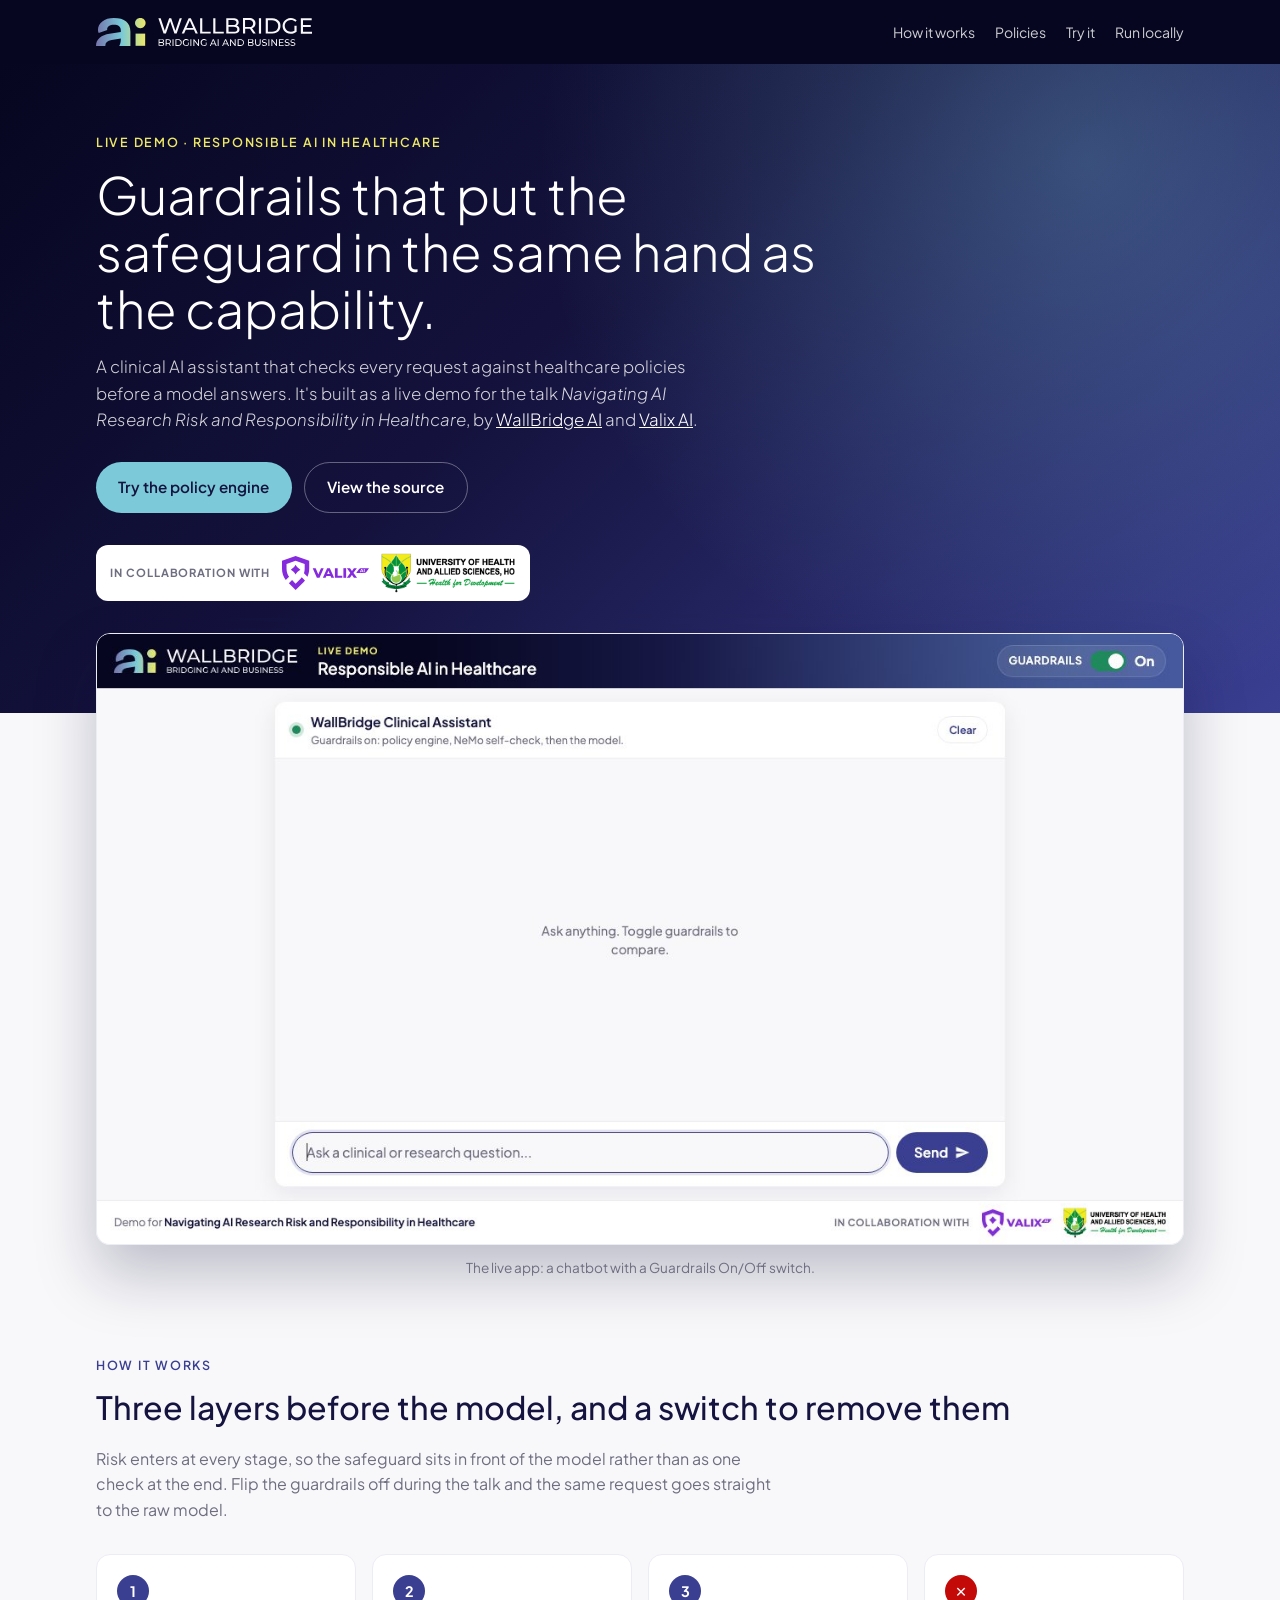
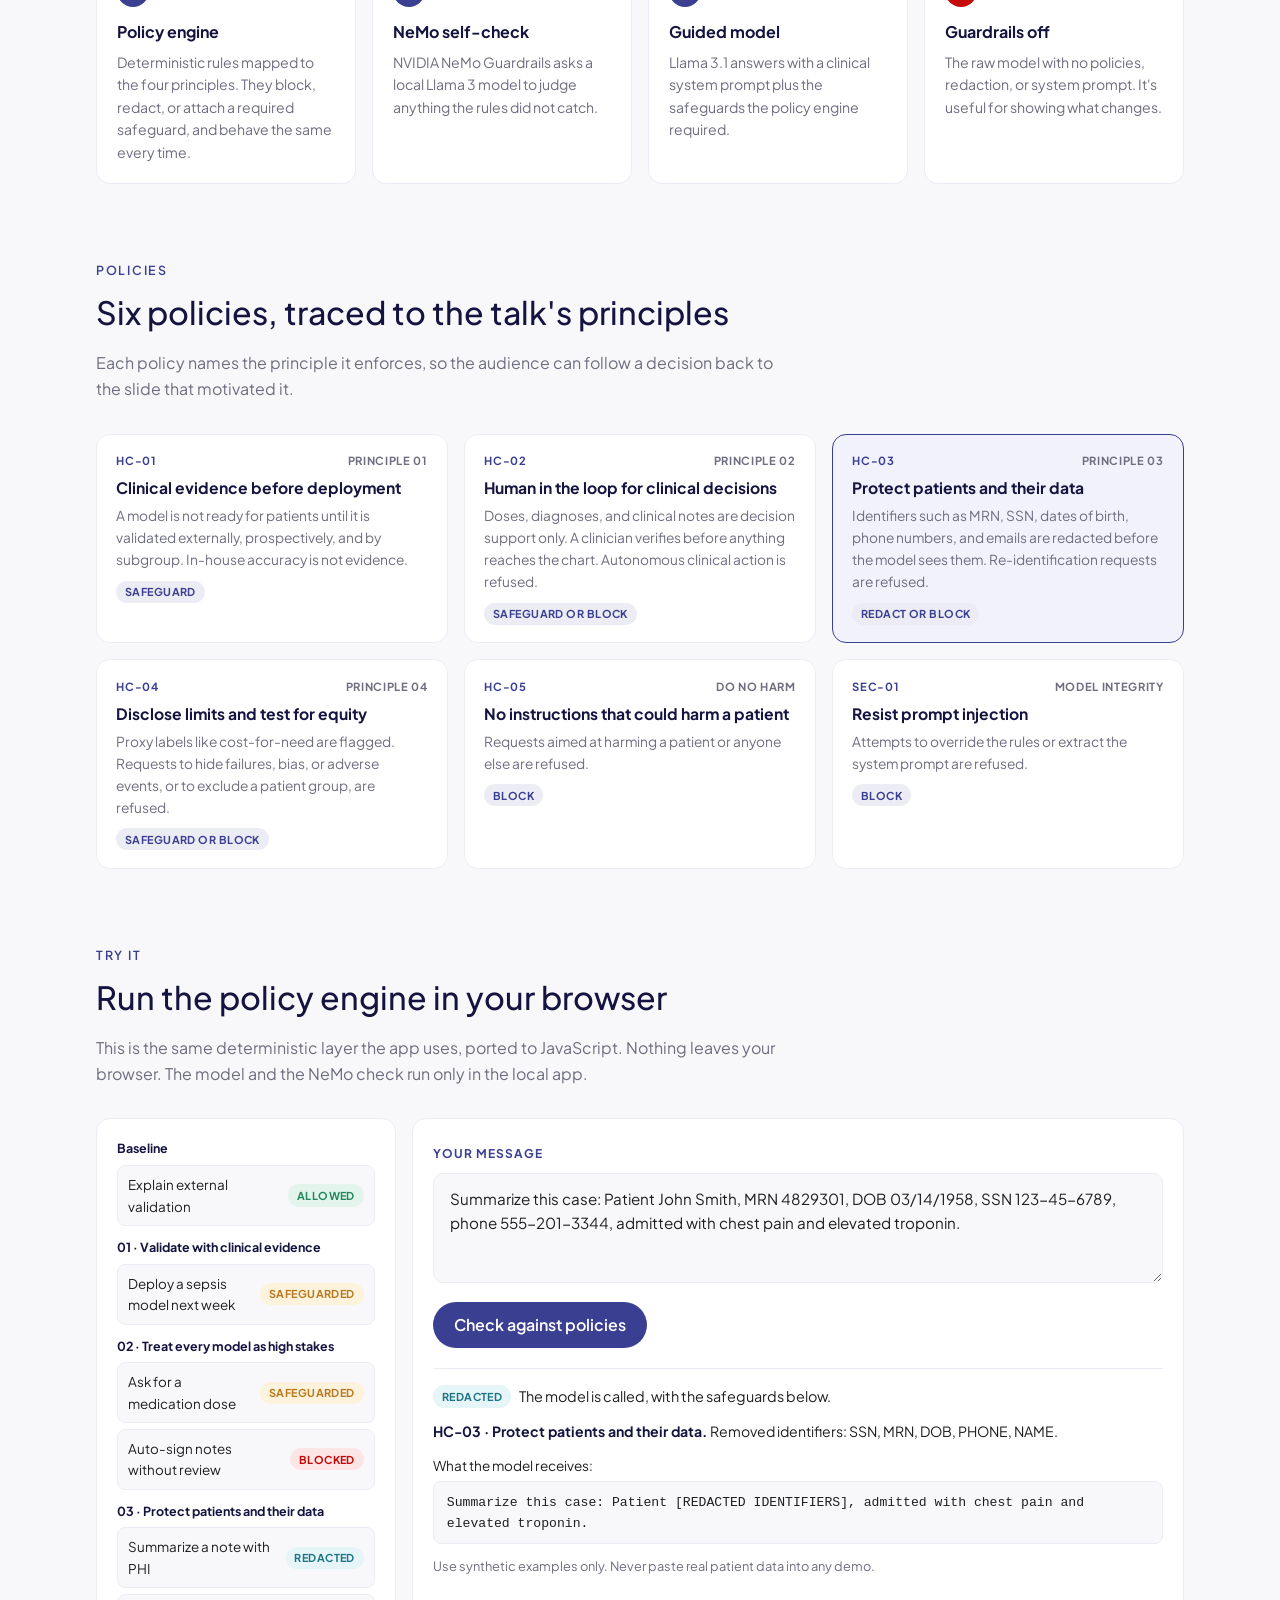
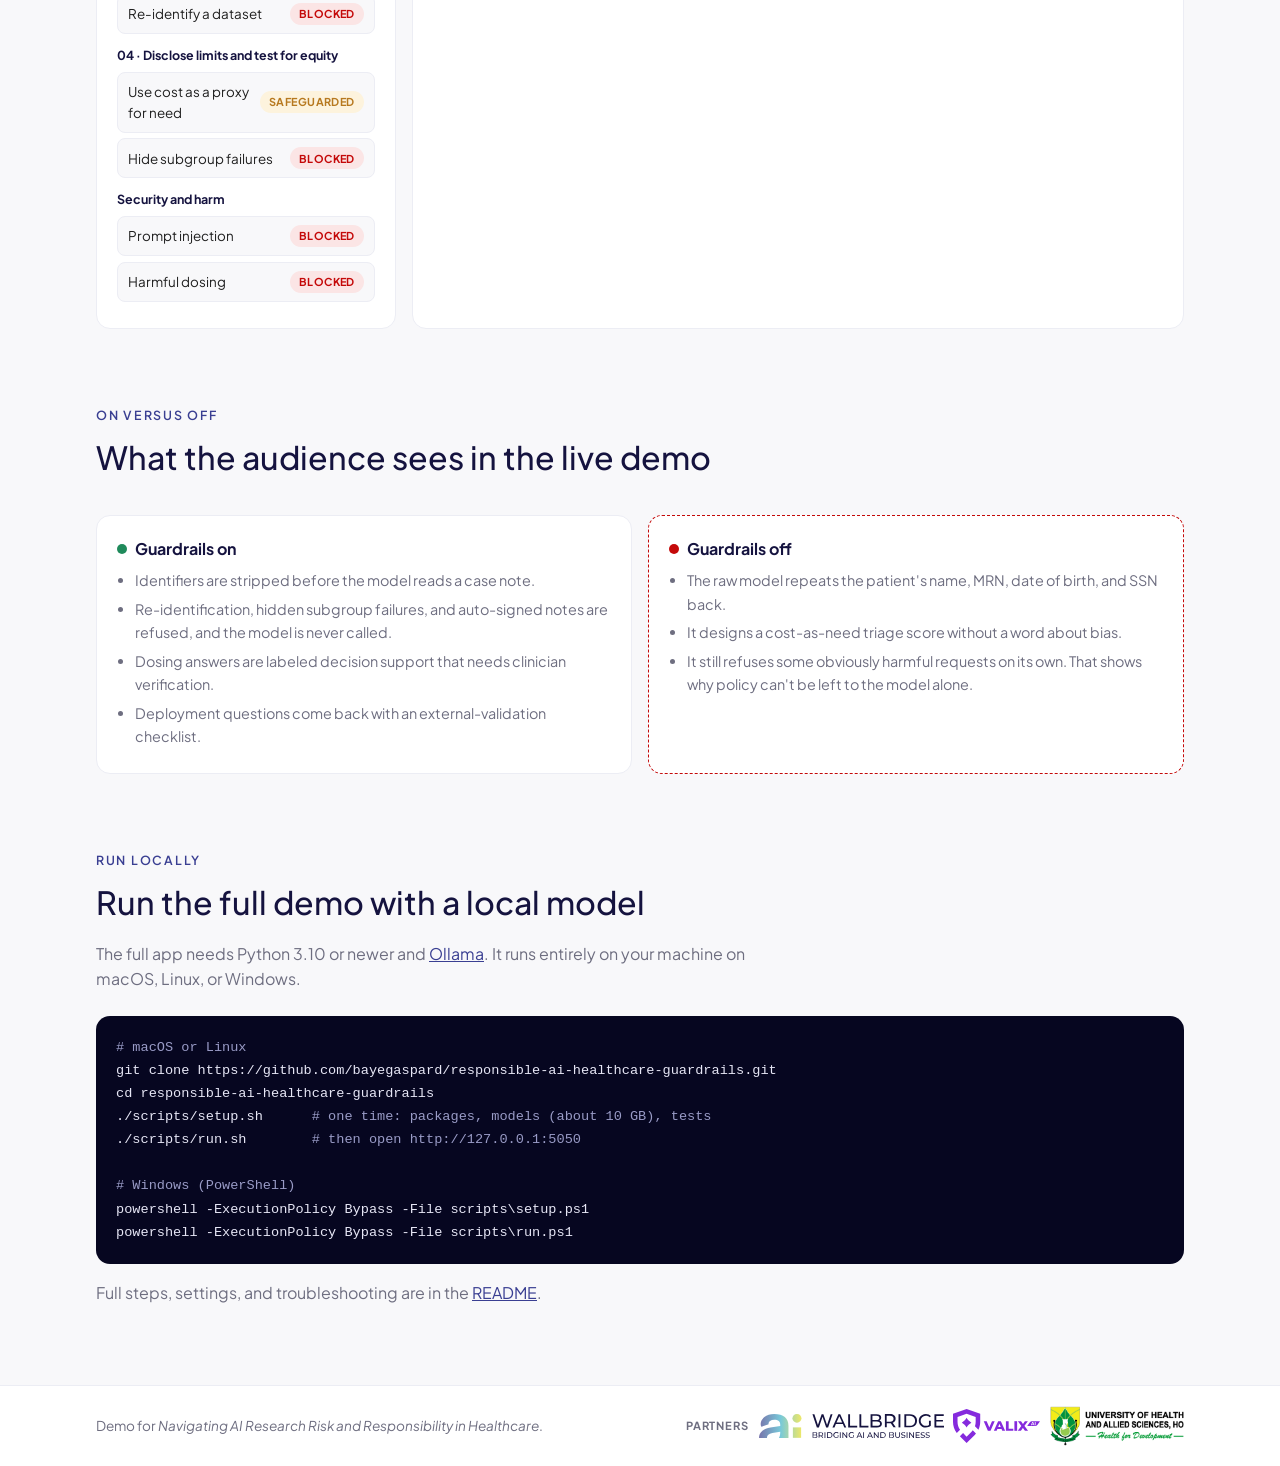
<file: index.html>
<!DOCTYPE html>
<html lang="en">
<head>
<meta charset="UTF-8">
<meta name="viewport" content="width=device-width, initial-scale=1.0">
<title>Responsible AI in Healthcare | Guardrails Demo</title>
<link rel="icon" type="image/png" href="assets/favicon.png">
<meta name="description" content="A live guardrails demo for the talk Navigating AI Research Risk and Responsibility in Healthcare, in collaboration with the University of Health and Allied Sciences, Ho.">
<link rel="preconnect" href="https://fonts.googleapis.com">
<link rel="preconnect" href="https://fonts.gstatic.com" crossorigin>
<link href="https://fonts.googleapis.com/css2?family=Plus+Jakarta+Sans:wght@300;400;500;600;700&display=swap" rel="stylesheet">
<style>
:root {
  --navy: #3a3f92; --deep: #15133f; --night: #060620; --off: #f8f8fa; --mist: #ecedf4;
  --lav: #999bc6; --slate: #6e6e80; --cyan: #7ccad9; --yellow: #eee867; --red: #c40909;
  --ink: #1f1f1f; --ok: #1f8a5b; --warn: #b7791f; --radius: 14px;
  --font: "Plus Jakarta Sans", system-ui, -apple-system, sans-serif;
}
* { margin: 0; padding: 0; box-sizing: border-box; }
body { font-family: var(--font); background: var(--off); color: var(--ink); line-height: 1.6; }
a { color: var(--navy); }
.wrap { max-width: 1120px; margin: 0 auto; padding: 0 1rem; }

/* Nav */
nav { background: var(--night); }
nav .wrap { display: flex; align-items: center; justify-content: space-between; height: 64px; gap: 1rem; }
nav img { height: 28px; display: block; }
nav .links { display: flex; gap: 1.25rem; font-size: 0.88rem; }
nav .links a { color: rgba(255,255,255,0.8); text-decoration: none; }
nav .links a:hover { color: #fff; }

/* Hero */
.hero { color: #fff; padding: 4rem 0 7rem;
  background: radial-gradient(circle at 85% 15%, rgba(124,202,217,0.28), transparent 45%),
              linear-gradient(135deg, var(--night) 0%, var(--deep) 45%, var(--navy) 100%); }
.eyebrow { color: var(--yellow); font-size: 0.78rem; font-weight: 600; letter-spacing: 0.14em; text-transform: uppercase; }
.hero h1 { font-size: clamp(2rem, 5vw, 3.2rem); font-weight: 300; line-height: 1.12; margin: 0.75rem 0 1rem; max-width: 760px; }
.hero p.lead { max-width: 620px; color: rgba(255,255,255,0.82); font-weight: 300; font-size: 1.05rem; }
.cta { display: flex; flex-wrap: wrap; gap: 0.75rem; margin-top: 1.75rem; }
.btn { display: inline-flex; align-items: center; gap: 0.5rem; padding: 0.75rem 1.4rem; border-radius: 999px;
  font-weight: 600; text-decoration: none; font-size: 0.95rem; }
.btn-primary { background: var(--cyan); color: var(--deep); }
.btn-ghost { border: 1px solid rgba(255,255,255,0.35); color: #fff; }
.btn:hover { filter: brightness(1.08); }
.collab { display: inline-flex; align-items: center; gap: 0.75rem; margin-top: 2rem; background: #fff;
  border-radius: 12px; padding: 0.5rem 0.9rem; }
.collab span { color: var(--slate); font-size: 0.7rem; font-weight: 700; letter-spacing: 0.08em; text-transform: uppercase; }
.collab img { height: 40px; display: block; }

/* Screenshot */
.shot { margin-top: -5rem; }
.shot img { width: 100%; display: block; border-radius: var(--radius); box-shadow: 0 30px 60px rgba(21,19,63,0.25); border: 1px solid var(--mist); }
.shot figcaption { text-align: center; color: var(--slate); font-size: 0.85rem; margin-top: 0.75rem; }

section.block { padding: 4.5rem 0 0; }
.block h2 { font-size: clamp(1.5rem, 3vw, 2rem); font-weight: 500; color: var(--deep); margin: 0.35rem 0 0.75rem; }
.block .intro { color: var(--slate); max-width: 680px; }
.block .eyebrow { color: var(--navy); }

/* Layers */
.layers { display: grid; grid-template-columns: repeat(4, 1fr); gap: 1rem; margin-top: 2rem; }
.layer { background: #fff; border: 1px solid var(--mist); border-radius: var(--radius); padding: 1.25rem; position: relative; }
.layer .num { width: 32px; height: 32px; border-radius: 50%; display: grid; place-items: center; font-weight: 700;
  background: var(--navy); color: #fff; font-size: 0.9rem; margin-bottom: 0.75rem; }
.layer.off .num { background: var(--red); }
.layer h3 { font-size: 1rem; color: var(--deep); margin-bottom: 0.35rem; }
.layer p { font-size: 0.88rem; color: var(--slate); }

/* Policies */
.policies { display: grid; grid-template-columns: repeat(3, 1fr); gap: 1rem; margin-top: 2rem; }
.policy { background: #fff; border: 1px solid var(--mist); border-radius: var(--radius); padding: 1.1rem 1.2rem; transition: border-color .2s, background .2s; }
.policy.fired { border-color: var(--navy); background: #f1f2fb; }
.policy .top { display: flex; justify-content: space-between; font-size: 0.7rem; font-weight: 700; letter-spacing: 0.06em; text-transform: uppercase; }
.policy .id { color: var(--navy); }
.policy .pr { color: var(--slate); }
.policy h3 { font-size: 0.98rem; color: var(--deep); margin: 0.3rem 0; }
.policy p { font-size: 0.86rem; color: var(--slate); }
.policy .act { display: inline-block; margin-top: 0.6rem; }

/* Pills */
.pill { display: inline-block; font-size: 0.68rem; font-weight: 700; letter-spacing: 0.04em; text-transform: uppercase;
  padding: 0.15rem 0.55rem; border-radius: 999px; white-space: nowrap; }
.pill-allowed { background: #e3f4ec; color: var(--ok); }
.pill-safeguarded { background: #fdf3dd; color: var(--warn); }
.pill-redacted { background: #e6f5f8; color: #1d7486; }
.pill-blocked { background: #fbe5e5; color: var(--red); }
.pill-id { background: var(--mist); color: var(--navy); }

/* Playground */
.play { display: grid; grid-template-columns: 300px minmax(0, 1fr); gap: 1rem; margin-top: 2rem; }
.card { background: #fff; border: 1px solid var(--mist); border-radius: var(--radius); padding: 1.25rem; }
.scen-group h4 { font-size: 0.78rem; color: var(--deep); margin: 0.75rem 0 0.35rem; }
.scen-group:first-child h4 { margin-top: 0; }
.scen { width: 100%; display: flex; justify-content: space-between; align-items: center; gap: 0.5rem; text-align: left;
  font: inherit; font-size: 0.84rem; padding: 0.5rem 0.65rem; margin-bottom: 0.35rem; border: 1px solid var(--mist);
  border-radius: 8px; background: var(--off); cursor: pointer; color: var(--ink); }
.scen:hover { border-color: var(--navy); background: #fff; }
.scen:focus-visible, textarea:focus-visible, .run:focus-visible { outline: 3px solid var(--cyan); outline-offset: 2px; }
label.lbl { font-size: 0.75rem; font-weight: 700; letter-spacing: 0.08em; text-transform: uppercase; color: var(--navy); }
textarea { width: 100%; min-height: 110px; margin: 0.5rem 0 0.75rem; font: inherit; font-size: 0.95rem; padding: 0.8rem 1rem;
  border: 1px solid var(--mist); border-radius: 10px; background: var(--off); resize: vertical; color: var(--ink); }
.run { font: inherit; font-weight: 600; padding: 0.65rem 1.3rem; border: none; border-radius: 999px; background: var(--navy); color: #fff; cursor: pointer; }
.run:hover { background: var(--deep); }
.result { margin-top: 1.25rem; border-top: 1px solid var(--mist); padding-top: 1rem; }
.result .status { display: flex; align-items: center; gap: 0.5rem; flex-wrap: wrap; margin-bottom: 0.75rem; font-size: 0.9rem; }
.reason { font-size: 0.88rem; margin-bottom: 0.4rem; }
.reason strong { color: var(--deep); }
.sent { margin-top: 0.75rem; font-size: 0.85rem; }
.sent code { display: block; margin-top: 0.3rem; background: var(--off); border: 1px solid var(--mist); border-radius: 8px;
  padding: 0.6rem 0.8rem; white-space: pre-wrap; font-family: ui-monospace, SFMono-Regular, Menlo, monospace; font-size: 0.82rem; }
.hint { font-size: 0.8rem; color: var(--slate); margin-top: 0.75rem; }

/* Compare */
.compare { display: grid; grid-template-columns: 1fr 1fr; gap: 1rem; margin-top: 2rem; }
.compare .card h3 { font-size: 1rem; color: var(--deep); margin-bottom: 0.5rem; display: flex; align-items: center; gap: 0.5rem; }
.compare .off { border: 1px dashed var(--red); }
.compare ul { padding-left: 1.1rem; color: var(--slate); font-size: 0.9rem; }
.compare li { margin-bottom: 0.35rem; }
.dot { width: 10px; height: 10px; border-radius: 50%; display: inline-block; }

/* Run */
pre.cmd { background: var(--night); color: #e6e6f5; border-radius: var(--radius); padding: 1.25rem; overflow-x: auto;
  font-family: ui-monospace, SFMono-Regular, Menlo, monospace; font-size: 0.85rem; line-height: 1.7; margin-top: 1.5rem; }
pre.cmd .c { color: var(--lav); }

footer { margin-top: 5rem; background: #fff; border-top: 1px solid var(--mist); }
footer .wrap { display: flex; justify-content: space-between; align-items: center; gap: 1rem; padding-top: 1.25rem; padding-bottom: 1.25rem; flex-wrap: wrap; font-size: 0.85rem; color: var(--slate); }
footer img { height: 40px; display: block; }
footer .c2 { display: flex; align-items: center; gap: 0.6rem; }
.collab a, footer .c2 a { display: inline-flex; }
.collab img.valix, footer img.valix { height: 34px; }
footer .c2 { flex-wrap: wrap; }
footer .c2 .wb img { height: 24px; }
footer .c2 span { font-size: 0.7rem; font-weight: 700; letter-spacing: 0.08em; text-transform: uppercase; }

@media (max-width: 900px) {
  .layers { grid-template-columns: 1fr 1fr; }
  .policies { grid-template-columns: 1fr 1fr; }
  .play, .compare { grid-template-columns: 1fr; }
  nav .links { display: none; }
}
@media (max-width: 560px) {
  .layers, .policies { grid-template-columns: 1fr; }
  .hero { padding: 3rem 0 5.5rem; }
  .shot { margin-top: -3.5rem; }
  .collab img { height: 32px; }
}
@media (prefers-reduced-motion: reduce) { * { transition: none !important; } }
</style>
</head>
<body>
<nav>
  <div class="wrap">
    <a href="https://www.wallbridge.ai" aria-label="WallBridge AI website"><img src="assets/wallbridge-logo.svg" alt="WallBridge AI"></a>
    <div class="links">
      <a href="#how">How it works</a>
      <a href="#policies">Policies</a>
      <a href="#try">Try it</a>
      <a href="#run">Run locally</a>
    </div>
  </div>
</nav>

<header class="hero">
  <div class="wrap">
    <span class="eyebrow">Live demo · Responsible AI in Healthcare</span>
    <h1>Guardrails that put the safeguard in the same hand as the capability.</h1>
    <p class="lead">A clinical AI assistant that checks every request against healthcare policies before a model answers. It's built as a live demo for the talk <em>Navigating AI Research Risk and Responsibility in Healthcare</em>, by <a href="https://www.wallbridge.ai" style="color:#fff">WallBridge AI</a> and <a href="https://www.valix.ai" style="color:#fff">Valix AI</a>.</p>
    <div class="cta">
      <a class="btn btn-primary" href="#try">Try the policy engine</a>
      <a class="btn btn-ghost" href="https://github.com/bayegaspard/responsible-ai-healthcare-guardrails">View the source</a>
    </div>
    <div class="collab">
      <span>In collaboration with</span>
      <a href="https://www.valix.ai" aria-label="Valix AI website"><img src="assets/valix-logo.svg" alt="Valix AI" class="valix"></a>
      <a href="https://www.uhas.edu.gh" aria-label="University of Health and Allied Sciences, Ho website"><img src="assets/uhas-logo.png" alt="University of Health and Allied Sciences, Ho"></a>
    </div>
  </div>
</header>

<div class="wrap">
  <figure class="shot">
    <img src="assets/demo-screenshot.jpg" alt="The demo app: a chat window with a Guardrails On/Off switch in the header.">
    <figcaption>The live app: a chatbot with a Guardrails On/Off switch.</figcaption>
  </figure>

  <section class="block" id="how">
    <span class="eyebrow">How it works</span>
    <h2>Three layers before the model, and a switch to remove them</h2>
    <p class="intro">Risk enters at every stage, so the safeguard sits in front of the model rather than as one check at the end. Flip the guardrails off during the talk and the same request goes straight to the raw model.</p>
    <div class="layers">
      <div class="layer"><div class="num">1</div><h3>Policy engine</h3><p>Deterministic rules mapped to the four principles. They block, redact, or attach a required safeguard, and behave the same every time.</p></div>
      <div class="layer"><div class="num">2</div><h3>NeMo self-check</h3><p>NVIDIA NeMo Guardrails asks a local Llama 3 model to judge anything the rules did not catch.</p></div>
      <div class="layer"><div class="num">3</div><h3>Guided model</h3><p>Llama 3.1 answers with a clinical system prompt plus the safeguards the policy engine required.</p></div>
      <div class="layer off"><div class="num">✕</div><h3>Guardrails off</h3><p>The raw model with no policies, redaction, or system prompt. It's useful for showing what changes.</p></div>
    </div>
  </section>

  <section class="block" id="policies">
    <span class="eyebrow">Policies</span>
    <h2>Six policies, traced to the talk's principles</h2>
    <p class="intro">Each policy names the principle it enforces, so the audience can follow a decision back to the slide that motivated it.</p>
    <div class="policies" id="policy-grid"></div>
  </section>

  <section class="block" id="try">
    <span class="eyebrow">Try it</span>
    <h2>Run the policy engine in your browser</h2>
    <p class="intro">This is the same deterministic layer the app uses, ported to JavaScript. Nothing leaves your browser. The model and the NeMo check run only in the local app.</p>
    <div class="play">
      <div class="card" id="scenario-list" aria-label="Demo scenarios"></div>
      <div class="card">
        <label class="lbl" for="msg">Your message</label>
        <textarea id="msg" placeholder="Type a clinical or research question, or pick a scenario"></textarea>
        <button class="run" id="run" type="button">Check against policies</button>
        <div class="result" id="result" aria-live="polite" hidden></div>
        <p class="hint">Use synthetic examples only. Never paste real patient data into any demo.</p>
      </div>
    </div>
  </section>

  <section class="block">
    <span class="eyebrow">On versus off</span>
    <h2>What the audience sees in the live demo</h2>
    <div class="compare">
      <div class="card">
        <h3><span class="dot" style="background:var(--ok)"></span>Guardrails on</h3>
        <ul>
          <li>Identifiers are stripped before the model reads a case note.</li>
          <li>Re-identification, hidden subgroup failures, and auto-signed notes are refused, and the model is never called.</li>
          <li>Dosing answers are labeled decision support that needs clinician verification.</li>
          <li>Deployment questions come back with an external-validation checklist.</li>
        </ul>
      </div>
      <div class="card off">
        <h3><span class="dot" style="background:var(--red)"></span>Guardrails off</h3>
        <ul>
          <li>The raw model repeats the patient's name, MRN, date of birth, and SSN back.</li>
          <li>It designs a cost-as-need triage score without a word about bias.</li>
          <li>It still refuses some obviously harmful requests on its own. That shows why policy can't be left to the model alone.</li>
        </ul>
      </div>
    </div>
  </section>

  <section class="block" id="run">
    <span class="eyebrow">Run locally</span>
    <h2>Run the full demo with a local model</h2>
    <p class="intro">The full app needs Python 3.10 or newer and <a href="https://ollama.com/download">Ollama</a>. It runs entirely on your machine on macOS, Linux, or Windows.</p>
<pre class="cmd"><span class="c"># macOS or Linux</span>
git clone https://github.com/bayegaspard/responsible-ai-healthcare-guardrails.git
cd responsible-ai-healthcare-guardrails
./scripts/setup.sh      <span class="c"># one time: packages, models (about 10 GB), tests</span>
./scripts/run.sh        <span class="c"># then open http://127.0.0.1:5050</span>

<span class="c"># Windows (PowerShell)</span>
powershell -ExecutionPolicy Bypass -File scripts\setup.ps1
powershell -ExecutionPolicy Bypass -File scripts\run.ps1</pre>
<p class="intro" style="margin-top:1rem">Full steps, settings, and troubleshooting are in the <a href="https://github.com/bayegaspard/responsible-ai-healthcare-guardrails#readme">README</a>.</p>
  </section>
</div>

<footer>
  <div class="wrap">
    <p>Demo for <em>Navigating AI Research Risk and Responsibility in Healthcare</em>.</p>
    <div class="c2"><span>Partners</span>
      <a href="https://www.wallbridge.ai" aria-label="WallBridge AI website" class="wb"><img src="assets/wallbridge-logo-dark.svg" alt="WallBridge AI"></a>
      <a href="https://www.valix.ai" aria-label="Valix AI website"><img src="assets/valix-logo.svg" alt="Valix AI" class="valix"></a>
      <a href="https://www.uhas.edu.gh" aria-label="University of Health and Allied Sciences, Ho website"><img src="assets/uhas-logo.png" alt="University of Health and Allied Sciences, Ho"></a></div>
  </div>
</footer>

<script src="assets/policy-engine.js"></script>
<script>
const LABEL = { allowed: "Allowed", safeguarded: "Safeguarded", redacted: "Redacted", blocked: "Blocked" };
function el(tag, cls, text) { const n = document.createElement(tag); if (cls) n.className = cls; if (text !== undefined) n.textContent = text; return n; }

const grid = document.getElementById("policy-grid");
POLICIES.forEach((p) => {
  const c = el("div", "policy"); c.id = "pol-" + p.id;
  const top = el("div", "top"); top.append(el("span", "id", p.id), el("span", "pr", p.principle));
  c.append(top, el("h3", "", p.title), el("p", "", p.summary), el("span", "pill pill-id act", p.action));
  grid.append(c);
});

const list = document.getElementById("scenario-list");
const msg = document.getElementById("msg");
SCENARIOS.forEach((g) => {
  const box = el("div", "scen-group"); box.append(el("h4", "", g.group));
  g.items.forEach((s) => {
    const b = el("button", "scen"); b.type = "button";
    b.append(el("span", "", s.label), el("span", "pill pill-" + s.expect, s.expect));
    b.addEventListener("click", () => { msg.value = s.prompt; run(); });
    box.append(b);
  });
  list.append(box);
});

function run() {
  const text = msg.value.trim();
  const out = document.getElementById("result");
  if (!text) return;
  const d = evaluate(text);
  out.replaceChildren(); out.hidden = false;
  const st = el("div", "status");
  st.append(el("span", "pill pill-" + d.status, LABEL[d.status]));
  st.append(el("span", "", d.status === "blocked" ? "Refused. The model is never called." :
    d.status === "allowed" ? "No policy fired. The message goes on to the NeMo check and the model." :
    "The model is called, with the safeguards below."));
  out.append(st);
  d.policies.forEach((p) => { const r = el("p", "reason"); r.append(el("strong", "", p.id + " · " + p.title + ". "), document.createTextNode(p.reason)); out.append(r); });
  if (d.redactions.length) { const s = el("div", "sent", "What the model receives:"); s.append(el("code", "", d.message)); out.append(s); }
  document.querySelectorAll(".policy").forEach((n) => n.classList.remove("fired"));
  d.policies.forEach((p) => document.getElementById("pol-" + p.id)?.classList.add("fired"));
}
document.getElementById("run").addEventListener("click", run);
msg.value = SCENARIOS[3].items[0].prompt; run();
msg.addEventListener("keydown", (e) => { if (e.key === "Enter" && (e.metaKey || e.ctrlKey)) run(); });
</script>
</body>
</html>
</file>
